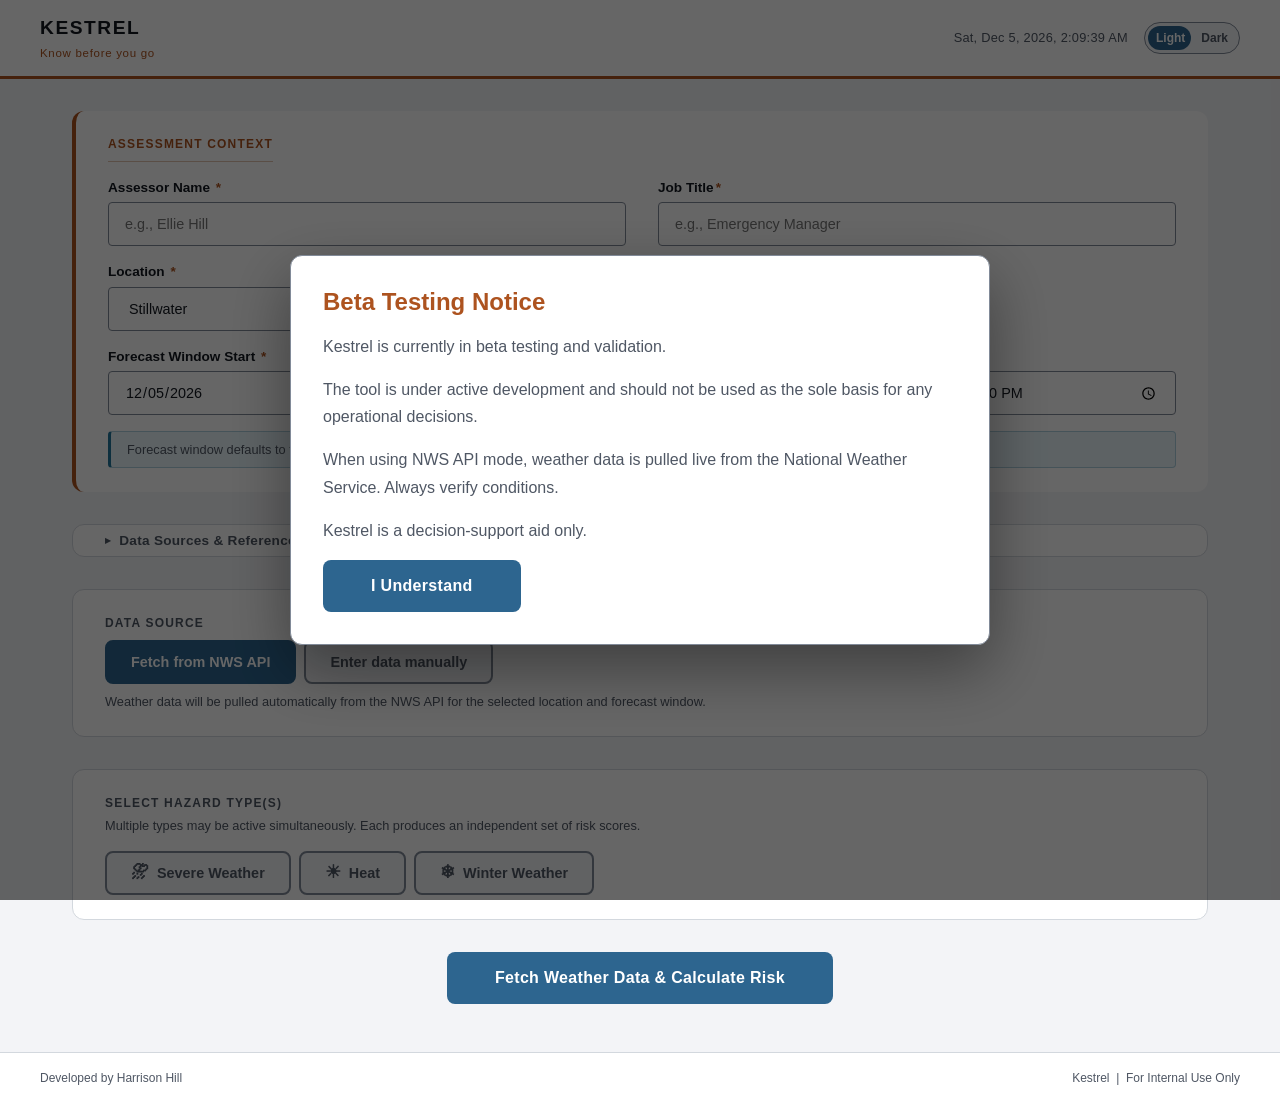
<file: index.html>
<!DOCTYPE html>
<html lang="en">
<head>
  <meta charset="UTF-8" />
  <meta name="viewport" content="width=device-width, initial-scale=1.0" />
  <meta name="description" content="Kestrel — Know before you go. A standardized weather risk scoring framework for operational decisions." />
  <title>Kestrel — Know before you go</title>
  <link rel="stylesheet" href="styles.css" />
</head>
<body>

  <a href="#results-panel" class="skip-link">Skip to results</a>

  <header class="site-header" role="banner">
    <div class="header-inner">
      <div class="header-title">
        <span class="header-app">KESTREL</span>
        <span class="header-tagline">Know before you go</span>
      </div>
      <div class="header-right">
        <div class="header-clock" id="live-clock" aria-live="off" aria-label="Current date and time"></div>
        <button type="button" id="theme-toggle" class="theme-toggle" role="switch" aria-checked="false" aria-label="Dark mode">
          <span class="theme-toggle-thumb" aria-hidden="true"></span>
          <span class="theme-toggle-option theme-toggle-option--light" aria-hidden="true">Light</span>
          <span class="theme-toggle-option theme-toggle-option--dark" aria-hidden="true">Dark</span>
        </button>
      </div>
    </div>
  </header>

  <main id="main-content">
    <div class="form-wrapper">

      <!-- ═══════════════════════════════════════════════
           ASSESSMENT CONTEXT
      ═══════════════════════════════════════════════ -->
      <section class="assessment-context" aria-label="Assessment context">
        <fieldset>
          <legend class="section-legend">Assessment Context</legend>
          <div class="context-grid">

            <div class="field-group">
              <label for="assessor-name" class="field-label">Assessor Name <span class="required" aria-label="required">*</span></label>
              <input type="text" id="assessor-name" name="assessor-name" placeholder="e.g., Ellie Hill" required aria-required="true" />
            </div>

            <div class="field-group">
              <label for="assessor-title" class="field-label">Job Title<span class="required" aria-label="required">*</span></label>
              <input type="text" id="assessor-title" name="assessor-title" placeholder="e.g., Emergency Manager" required aria-required="true" />
            </div>

            <div class="field-group">
              <label for="location" class="field-label">Location <span class="required" aria-label="required">*</span></label>
              <select id="location" name="location" required aria-required="true">
                <option value="stillwater" selected>Stillwater</option>
                <option value="lakecarlblackwell">Lake Carl Blackwell</option>
                <option value="tulsa">Tulsa</option>
                <option value="tahlequah">Tahlequah</option>
                <option value="okmulgee">Okmulgee</option>
                <option value="okc">Oklahoma City</option>
                <option value="custom">Custom coordinates…</option>
              </select>
            </div>

            <div class="field-group">
              <!-- spacer to keep grid aligned -->
            </div>

            <div class="field-group field-group--wide" id="custom-location-group" hidden>
              <span class="field-label" id="custom-location-label">Custom Coordinates <span class="required" aria-label="required">*</span></span>
              <div class="coord-split" role="group" aria-labelledby="custom-location-label">
                <input type="number" id="custom-lat" name="custom-lat" step="any" min="-90" max="90" placeholder="Latitude" aria-label="Custom location latitude" />
                <input type="number" id="custom-lon" name="custom-lon" step="any" min="-180" max="180" placeholder="Longitude" aria-label="Custom location longitude" />
              </div>
            </div>

            <div class="field-group">
              <span class="field-label" id="forecast-start-label">Forecast Window Start <span class="required" aria-label="required">*</span></span>
              <div class="datetime-split" role="group" aria-labelledby="forecast-start-label">
                <input type="date" id="forecast-start-date" name="forecast-start-date" required aria-required="true" aria-label="Forecast window start date" />
                <input type="time" id="forecast-start-time" name="forecast-start-time" required aria-required="true" aria-label="Forecast window start time" />
              </div>
            </div>

            <div class="field-group">
              <span class="field-label" id="forecast-end-label">Forecast Window End <span class="required" aria-label="required">*</span></span>
              <div class="datetime-split" role="group" aria-labelledby="forecast-end-label">
                <input type="date" id="forecast-end-date" name="forecast-end-date" required aria-required="true" aria-label="Forecast window end date" />
                <input type="time" id="forecast-end-time" name="forecast-end-time" required aria-required="true" aria-label="Forecast window end time" />
              </div>
            </div>

            <div class="field-group field-group--wide">
              <div class="forecast-window-hint" role="note">
                <span>Forecast window defaults to the next 12 hours from now. <strong>Update the forecast window if assessing a different time period.</strong></span>
              </div>
            </div>

          </div>
        </fieldset>
      </section>

      <!-- ═══════════════════════════════════════════════
           DATA SOURCES PANEL
      ═══════════════════════════════════════════════ -->
      <section class="data-sources-wrapper" aria-label="Data sources reference">
        <button class="data-sources-toggle" aria-expanded="false" aria-controls="data-sources-panel" id="data-sources-btn">
          <span class="toggle-icon" aria-hidden="true">▸</span>
          Data Sources &amp; Reference Links
        </button>
        <div id="data-sources-panel" class="data-sources-panel" hidden>
          <div class="data-sources-grid">
            <div class="source-group">
              <h3 class="source-group-title">National Weather Service</h3>
              <ul>
                <li><a href="https://www.weather.gov/oun/" target="_blank" rel="noopener noreferrer">NWS Norman Office (weather.gov/oun)</a></li>
                <li><a href="https://www.weather.gov/tsa/" target="_blank" rel="noopener noreferrer">NWS Tulsa Area Office (weather.gov/tsa)</a></li>
                <li><a href="https://api.weather.gov/" target="_blank" rel="noopener noreferrer">NWS API (api.weather.gov)</a></li>
              </ul>
            </div>
            <div class="source-group">
              <h3 class="source-group-title">Road Conditions</h3>
              <ul>
                <li><a href="https://www.arcgis.com/apps/dashboards/5f64b2fba27047a9a3e2fb1d8f5f8b67" target="_blank" rel="noopener noreferrer">Oklahoma Road Conditions (ODOT ArcGIS)</a></li>
              </ul>
            </div>
          </div>
        </div>
      </section>

      <!-- ═══════════════════════════════════════════════
           DATA INPUT MODE TOGGLE
      ═══════════════════════════════════════════════ -->
      <section class="input-mode-section" aria-label="Data input mode">
        <div class="input-mode-label" id="input-mode-label">Data Source</div>
        <div class="input-mode-tabs" role="group" aria-labelledby="input-mode-label">
          <button
            type="button"
            class="input-mode-tab input-mode-tab--active"
            id="mode-tab-api"
            data-input-mode="api"
            aria-pressed="true"
          >
            Fetch from NWS API
          </button>
          <button
            type="button"
            class="input-mode-tab"
            id="mode-tab-manual"
            data-input-mode="manual"
            aria-pressed="false"
          >
            Enter data manually
          </button>
        </div>
        <p class="input-mode-hint" id="input-mode-hint-api">Weather data will be pulled automatically from the NWS API for the selected location and forecast window.</p>
        <p class="input-mode-hint" id="input-mode-hint-manual" hidden>Enter forecast values manually. Use this if the NWS API is unavailable or you need to assess a specific scenario.</p>
      </section>

      <!-- ═══════════════════════════════════════════════
           HAZARD MODE SELECTOR
      ═══════════════════════════════════════════════ -->
      <section class="hazard-mode-section" aria-label="Hazard mode selection">
        <div class="hazard-mode-label" id="hazard-mode-label">Select Hazard Type(s)</div>
        <p class="hazard-mode-hint">Multiple types may be active simultaneously. Each produces an independent set of risk scores.</p>
        <div class="hazard-tabs" role="group" aria-labelledby="hazard-mode-label">
          <button type="button" class="hazard-tab" data-mode="severe" aria-pressed="false">
            <span class="tab-icon" aria-hidden="true">⛈</span>
            Severe Weather
          </button>
          <button type="button" class="hazard-tab" data-mode="heat" aria-pressed="false">
            <span class="tab-icon" aria-hidden="true">☀</span>
            Heat
          </button>
          <button type="button" class="hazard-tab" data-mode="winter" aria-pressed="false">
            <span class="tab-icon" aria-hidden="true">❄</span>
            Winter Weather
          </button>
        </div>
      </section>

      <!-- ═══════════════════════════════════════════════
           SEVERE WEATHER INPUTS (manual mode only)
      ═══════════════════════════════════════════════ -->
      <section id="inputs-severe" class="hazard-inputs hazard-inputs--severe" hidden aria-label="Severe weather inputs">
        <fieldset>
          <legend class="section-legend section-legend--severe">
            <span class="mode-badge" aria-hidden="true">⛈</span>
            Severe Weather — Forecast Inputs
          </legend>
          <div class="inputs-grid">

            <div class="field-group">
              <label for="sw-rain" class="field-label">Rain Accumulation</label>
              <select id="sw-rain" name="sw-rain">
                <option value="0">None</option>
                <option value="33">0.01 – 0.75"</option>
                <option value="67">0.75 – 1.5"</option>
                <option value="100">&gt;1.5"</option>
              </select>
            </div>

            <div class="field-group">
              <label for="sw-hail" class="field-label">Hail</label>
              <select id="sw-hail" name="sw-hail">
                <option value="0">None</option>
                <option value="50">Small — &lt;1" diameter</option>
                <option value="100">Large — ≥1" diameter</option>
              </select>
            </div>

            <div class="field-group">
              <label class="field-label" id="sw-lightning-label">Lightning Forecast</label>
              <div class="toggle-group" role="group" aria-labelledby="sw-lightning-label">
                <label class="toggle-option"><input type="radio" name="sw-lightning" value="0" checked /> No</label>
                <label class="toggle-option"><input type="radio" name="sw-lightning" value="100" /> Yes</label>
              </div>
            </div>

            <div class="field-group">
              <label for="sw-wind-sustained" class="field-label">Sustained Wind Speed</label>
              <select id="sw-wind-sustained" name="sw-wind-sustained">
                <option value="0">&lt;20 mph</option>
                <option value="25">20 – 30 mph</option>
                <option value="50">30 – 40 mph</option>
                <option value="75">40 – 50 mph</option>
                <option value="100">&gt;50 mph</option>
              </select>
            </div>

            <div class="field-group">
              <label for="sw-wind-gust" class="field-label">Maximum Wind Gust</label>
              <select id="sw-wind-gust" name="sw-wind-gust">
                <option value="0">&lt;30 mph</option>
                <option value="25">30 – 40 mph</option>
                <option value="50">40 – 50 mph</option>
                <option value="75">50 – 60 mph</option>
                <option value="100">&gt;60 mph</option>
              </select>
            </div>

            <div class="field-group">
              <label class="field-label" id="sw-flood-label">Flash Flood Possible</label>
              <div class="toggle-group" role="group" aria-labelledby="sw-flood-label">
                <label class="toggle-option"><input type="radio" name="sw-flood" value="0" checked /> No</label>
                <label class="toggle-option"><input type="radio" name="sw-flood" value="100" /> Yes</label>
              </div>
            </div>

            <div class="field-group">
              <label class="field-label" id="sw-tornado-label">Tornado Possible</label>
              <div class="toggle-group" role="group" aria-labelledby="sw-tornado-label">
                <label class="toggle-option"><input type="radio" name="sw-tornado" value="0" checked /> No</label>
                <label class="toggle-option"><input type="radio" name="sw-tornado" value="100" /> Yes</label>
              </div>
            </div>

          </div>
        </fieldset>
      </section>

      <!-- ═══════════════════════════════════════════════
           HEAT INPUTS (manual mode only)
      ═══════════════════════════════════════════════ -->
      <section id="inputs-heat" class="hazard-inputs hazard-inputs--heat" hidden aria-label="Heat inputs">
        <fieldset>
          <legend class="section-legend section-legend--heat">
            <span class="mode-badge" aria-hidden="true">☀</span>
            Heat — Forecast Inputs
          </legend>

          <div class="heat-source-toggle field-group field-group--wide">
            <label class="field-label" id="heat-source-label">Primary Heat Stress Measure</label>
            <div class="toggle-group" role="group" aria-labelledby="heat-source-label">
              <label class="toggle-option"><input type="radio" name="heat-source" value="wbgt" id="heat-source-wbgt" checked /> Use WBGT</label>
              <label class="toggle-option"><input type="radio" name="heat-source" value="hi"   id="heat-source-hi" /> Use Heat Index</label>
            </div>
            <span class="field-hint">WBGT is preferred when available.</span>
          </div>

          <div class="inputs-grid">
            <div class="field-group" id="wbgt-field-group">
              <label for="heat-wbgt" class="field-label">Wet Bulb Globe Temp (WBGT)</label>
              <select id="heat-wbgt" name="heat-wbgt">
                <option value="0">&lt;82.0°F</option>
                <option value="33">82.0 – 86.9°F</option>
                <option value="67">87.0 – 89.9°F</option>
                <option value="100">≥90.0°F</option>
              </select>
            </div>

            <div class="field-group" id="hi-field-group">
              <label for="heat-hi" class="field-label">Heat Index</label>
              <select id="heat-hi" name="heat-hi" disabled aria-disabled="true">
                <option value="0">&lt;90°F</option>
                <option value="33">90 – 100°F</option>
                <option value="67">100 – 108°F</option>
                <option value="100">&gt;108°F</option>
              </select>
            </div>

            <div class="field-group">
              <label for="heat-wind" class="field-label">Sustained Wind Speed</label>
              <select id="heat-wind" name="heat-wind">
                <option value="0">&lt;20 mph</option>
                <option value="25">20 – 30 mph</option>
                <option value="50">30 – 40 mph</option>
                <option value="75">&gt;40 mph</option>
              </select>
            </div>
          </div>
        </fieldset>
      </section>

      <!-- ═══════════════════════════════════════════════
           WINTER WEATHER INPUTS (manual mode only)
      ═══════════════════════════════════════════════ -->
      <section id="inputs-winter" class="hazard-inputs hazard-inputs--winter" hidden aria-label="Winter weather inputs">
        <fieldset>
          <legend class="section-legend section-legend--winter">
            <span class="mode-badge" aria-hidden="true">❄</span>
            Winter Weather — Forecast Inputs
          </legend>
          <div class="inputs-grid">

            <div class="field-group">
              <label for="ww-ice" class="field-label">Ice Accumulation</label>
              <select id="ww-ice" name="ww-ice">
                <option value="0">None</option>
                <option value="33">Trace – 0.10"</option>
                <option value="67">0.10 – 0.25"</option>
                <option value="100">&gt;0.25"</option>
              </select>
            </div>

            <div class="field-group">
              <label for="ww-snow" class="field-label">Snow Accumulation</label>
              <select id="ww-snow" name="ww-snow">
                <option value="0">None</option>
                <option value="33">1 – 3"</option>
                <option value="67">3 – 6"</option>
                <option value="100">&gt;6"</option>
              </select>
            </div>

            <div class="field-group">
              <label for="ww-windchill" class="field-label">Wind Chill</label>
              <select id="ww-windchill" name="ww-windchill">
                <option value="0">&gt;32°F</option>
                <option value="25">20 – 32°F</option>
                <option value="50">10 – 20°F</option>
                <option value="75">0 – 10°F</option>
                <option value="100">&lt;0°F</option>
              </select>
            </div>

            <div class="field-group">
              <label for="ww-gust" class="field-label">Maximum Wind Gust</label>
              <select id="ww-gust" name="ww-gust">
                <option value="0">&lt;30 mph</option>
                <option value="25">30 – 40 mph</option>
                <option value="50">40 – 50 mph</option>
                <option value="75">50 – 60 mph</option>
                <option value="100">&gt;60 mph</option>
              </select>
            </div>

            <div class="field-group">
              <label class="field-label" id="ww-freezethaw-label">Freeze-Thaw Cycle</label>
              <div class="toggle-group" role="group" aria-labelledby="ww-freezethaw-label">
                <label class="toggle-option"><input type="radio" name="ww-freezethaw" value="0" checked /> No</label>
                <label class="toggle-option"><input type="radio" name="ww-freezethaw" value="100" /> Yes</label>
              </div>
            </div>

          </div>
        </fieldset>
      </section>

      <!-- ═══════════════════════════════════════════════
           CALCULATE BUTTON
      ═══════════════════════════════════════════════ -->
      <div class="calculate-wrapper">
        <div id="calc-error" class="calc-error" role="alert" aria-live="assertive" hidden></div>
        <button type="button" id="calculate-btn" class="calculate-btn">
          Fetch Weather Data &amp; Calculate Risk
        </button>
      </div>

    </div><!-- /.form-wrapper -->

    <!-- ═══════════════════════════════════════════════
         RESULTS PANEL
    ═══════════════════════════════════════════════ -->
    <section
      id="results-panel"
      class="results-panel"
      aria-label="Risk assessment results"
      aria-live="polite"
      tabindex="-1"
      hidden
    >
      <div id="results-content"></div>

      <p class="disclaimer">
        <strong>Decision Support Only.</strong> This tool provides structured risk scores to inform human judgment. Scores do not constitute an emergency directive, or operational order. Forecasts are subject to change. Reassess as conditions evolve.
      </p>

      <div class="results-actions">
        <button type="button" id="export-btn" class="btn-secondary">Export Assessment as PDF</button>
        <button type="button" id="reset-btn" class="btn-ghost">Start New Assessment</button>
      </div>
    </section>

  </main>

  <footer class="site-footer" role="contentinfo">
    <div class="footer-inner">
      <span>Developed by Harrison Hill</span>
      <span class="footer-version">Kestrel &nbsp;|&nbsp; For Internal Use Only</span>
    </div>
  </footer>

  <div id="beta-modal" class="beta-modal" role="dialog" aria-modal="true" aria-labelledby="beta-modal-title" hidden>
    <div class="beta-modal__content">
      <h2 id="beta-modal-title">Beta Testing Notice</h2>
      <p>Kestrel is currently in beta testing and validation.</p>
      <p>The tool is under active development and should not be used as the sole basis for any operational decisions.</p>
      <p>When using NWS API mode, weather data is pulled live from the National Weather Service. Always verify conditions. </p>
      <p>Kestrel is a decision-support aid only.</p>
      <button type="button" id="beta-modal-close" class="calculate-btn">I Understand</button>
    </div>
  </div>

  <script src="script.js"></script>
</body>
</html>
</file>
<file: styles.css>
/* ═══════════════════════════════════════════════════════════
   Kestrel — styles.css
   ═══════════════════════════════════════════════════════════ */

/* ─── DESIGN TOKENS ──────────────────────────────────────── */
:root {
  --k-bg: #F3F4F7;
  --k-surface: #FFFFFF;
  --k-border: #D3D8DE;
  --k-border-strong: #818A98;
  --k-text: #131820;
  --k-text-secondary: #4F5764;
  --k-primary: #2D658F;
  --k-primary-text: #FFFFFF;
  --k-primary-link: #224F72;
  --k-accent: #AD531F;
  --k-accent-text: #FFFFFF;
  --k-success-bg: #EEF7F1;
  --k-success-text: #235234;
  --k-warning-bg: #FBF4E4;
  --k-warning-text: #8B610E;
  --k-danger-bg: #FAF0EF;
  --k-danger-text: #7A261F;
  --k-info-bg: #E9F6FB;
  --k-info-text: #21759C;

  color-scheme: light;

  /* Spacing */
  --space-xs:  4px;
  --space-sm:  8px;
  --space-md:  16px;
  --space-lg:  24px;
  --space-xl:  32px;
  --space-2xl: 48px;

  /* Radii */
  --radius-sm: 4px;
  --radius-md: 8px;
  --radius-lg: 12px;

  /* Type */
  --font-ui:   -apple-system, BlinkMacSystemFont, "Segoe UI", Roboto, Helvetica, Arial, sans-serif;
  --font-mono: "SF Mono", "Fira Code", Consolas, monospace;
}

[data-theme="dark"] {
  --k-bg: #0D1117;
  --k-surface: #1D232B;
  --k-border: #3B434E;
  --k-border-strong: #89929F;
  --k-text: #F3F4F7;
  --k-text-secondary: #B5BBC5;
  --k-primary: #639AC5;
  --k-primary-text: #0D1117;
  --k-primary-link: #8EB7D7;
  --k-accent: #D57F4D;
  --k-accent-text: #0D1117;
  --k-success-bg: #131820;
  --k-success-text: #48A86B;
  --k-warning-bg: #131820;
  --k-warning-text: #C98F1D;
  --k-danger-bg: #131820;
  --k-danger-text: #D2574B;
  --k-info-bg: #131820;
  --k-info-text: #2E8CB8;

  color-scheme: dark;
}

/* ─── RESET ──────────────────────────────────────────────── */
*, *::before, *::after { box-sizing: border-box; margin: 0; padding: 0; }
html { font-size: 16px; scroll-behavior: smooth; }
body {
  font-family: var(--font-ui);
  background: var(--k-bg);
  color: var(--k-text);
  line-height: 1.5;
  min-height: 100vh;
  display: flex;
  flex-direction: column;
  transition: background-color 0.15s ease, color 0.15s ease;
}
img, svg { display: block; max-width: 100%; }
button { cursor: pointer; font-family: inherit; }
a { color: var(--k-primary-link); text-decoration: underline; }
a:hover { opacity: 0.8; }
ul { list-style: none; }
fieldset { border: none; }
legend { display: contents; }

/* ─── SKIP LINK ───────────────────────────────────────────── */
.skip-link {
  position: absolute;
  left: -9999px;
  top: var(--space-md);
  z-index: 9999;
  background: var(--k-primary);
  color: var(--k-primary-text);
  padding: var(--space-sm) var(--space-md);
  border-radius: var(--radius-sm);
  font-weight: 600;
  text-decoration: none;
}
.skip-link:focus { left: var(--space-md); }

/* ─── FOCUS STYLES ────────────────────────────────────────── */
:focus-visible {
  outline: 3px solid var(--k-border-strong);
  outline-offset: 2px;
}
:focus:not(:focus-visible) { outline: none; }

/* ─── BETA MODAL ──────────────────────────────────────────── */
.beta-modal {
  position: fixed;
  inset: 0;
  z-index: 9999;
  display: none;
  align-items: center;
  justify-content: center;
  background: rgba(0, 0, 0, 0.6);
  padding: 1.5rem;
}
.beta-modal[hidden]       { display: none; }
.beta-modal:not([hidden]) { display: flex; }

.beta-modal__content {
  width: min(700px, 100%);
  max-height: 90vh;
  overflow-y: auto;
  background: var(--k-surface);
  border: 1px solid var(--k-border-strong);
  border-radius: 12px;
  padding: 2rem;
  box-shadow: 0 24px 64px rgba(0, 0, 0, 0.4);
}
.beta-modal__content h2 {
  margin: 0 0 1rem;
  color: var(--k-accent);
  font-size: 1.5rem;
  line-height: 1.2;
}
.beta-modal__content p {
  margin: 0 0 1rem;
  line-height: 1.7;
  font-size: 1rem;
  color: var(--k-text-secondary);
}
body.modal-open { overflow: hidden; }

/* ─── SITE HEADER ─────────────────────────────────────────── */
.site-header {
  position: sticky;
  top: 0;
  z-index: 100;
  background: var(--k-surface);
  border-bottom: 3px solid var(--k-accent);
  padding: 14px var(--space-xl);
}
.header-inner {
  max-width: 1200px;
  margin: 0 auto;
  display: flex;
  align-items: center;
  justify-content: space-between;
  gap: var(--space-md);
}
.header-title { display: flex; flex-direction: column; gap: 2px; }
.header-app {
  font-size: 1.2rem;
  font-weight: 800;
  color: var(--k-text);
  letter-spacing: 0.08em;
}
.header-tagline {
  font-size: 0.72rem;
  font-weight: 500;
  letter-spacing: 0.06em;
  color: var(--k-accent);
}
.header-right {
  display: flex;
  align-items: center;
  gap: var(--space-md);
}
.header-clock {
  font-size: 0.8rem;
  color: var(--k-text-secondary);
  font-variant-numeric: tabular-nums;
  letter-spacing: 0.02em;
  white-space: nowrap;
}
.theme-toggle {
  position: relative;
  display: inline-flex;
  align-items: center;
  flex-shrink: 0;
  height: 32px;
  padding: 3px;
  border-radius: 999px;
  border: 1.5px solid var(--k-border-strong);
  background: var(--k-bg);
  transition: border-color 0.15s ease;
}
.theme-toggle:hover { border-color: var(--k-primary); }
.theme-toggle-thumb {
  position: absolute;
  top: 3px;
  bottom: 3px;
  left: 3px;
  width: calc(50% - 4px);
  border-radius: 999px;
  background: var(--k-primary);
  transition: left 0.2s ease;
  z-index: 0;
}
.theme-toggle[aria-checked="true"] .theme-toggle-thumb { left: calc(50% + 1px); }
.theme-toggle-option {
  position: relative;
  z-index: 1;
  display: flex;
  align-items: center;
  justify-content: center;
  gap: 4px;
  flex: 1;
  padding: 0 var(--space-sm);
  font-size: 0.75rem;
  font-weight: 700;
  white-space: nowrap;
  color: var(--k-text-secondary);
  transition: color 0.2s ease;
}
.theme-toggle[aria-checked="false"] .theme-toggle-option--light,
.theme-toggle[aria-checked="true"]  .theme-toggle-option--dark {
  color: var(--k-primary-text);
}
@media (max-width: 767px) {
  .header-clock { display: none; }
  .site-header { padding: var(--space-sm) var(--space-md); }
}

/* ─── DATA SOURCES PANEL ──────────────────────────────────── */
.data-sources-wrapper {
  background: var(--k-surface);
  border: 1px solid var(--k-border);
  border-radius: var(--radius-lg);
  overflow: hidden;
}
.data-sources-toggle {
  width: 100%;
  display: flex;
  align-items: center;
  gap: var(--space-sm);
  padding: var(--space-sm) var(--space-xl);
  background: none;
  border: none;
  font-size: 0.85rem;
  font-weight: 600;
  color: var(--k-text-secondary);
  text-align: left;
  letter-spacing: 0.02em;
}
.data-sources-toggle:hover { color: var(--k-text); background: var(--k-bg); }
.toggle-icon {
  display: inline-block;
  transition: transform 0.2s ease;
  font-style: normal;
  font-size: 0.7rem;
}
.data-sources-toggle[aria-expanded="true"] .toggle-icon { transform: rotate(90deg); }
.data-sources-panel {
  padding: var(--space-md) var(--space-xl) var(--space-lg);
  border-top: 1px solid var(--k-border);
}
.data-sources-grid {
  max-width: 1200px;
  margin: 0 auto;
  display: grid;
  grid-template-columns: repeat(auto-fit, minmax(220px, 1fr));
  gap: var(--space-lg);
}
.source-group-title {
  font-size: 0.75rem;
  font-weight: 700;
  letter-spacing: 0.08em;
  text-transform: uppercase;
  color: var(--k-text-secondary);
  margin-bottom: var(--space-sm);
}
.source-group li { margin-bottom: var(--space-xs); }
.source-group a { font-size: 0.875rem; }

/* ─── MAIN LAYOUT ─────────────────────────────────────────── */
main { flex: 1; }
.form-wrapper {
  max-width: 1200px;
  margin: 0 auto;
  padding: var(--space-xl) var(--space-xl) var(--space-2xl);
  display: flex;
  flex-direction: column;
  gap: var(--space-xl);
}
@media (max-width: 767px) {
  .form-wrapper { padding: var(--space-md) var(--space-md) var(--space-2xl); gap: var(--space-lg); }
}

/* ─── SECTION LEGENDS ─────────────────────────────────────── */
.section-legend {
  display: block;
  font-size: 0.75rem;
  font-weight: 700;
  letter-spacing: 0.1em;
  text-transform: uppercase;
  color: var(--k-text-secondary);
  margin-bottom: var(--space-md);
  padding-bottom: var(--space-sm);
  border-bottom: 1px solid var(--k-border);
}
.legend-note {
  display: block;
  font-size: 0.7rem;
  font-weight: 400;
  letter-spacing: 0.02em;
  text-transform: none;
  color: var(--k-text-secondary);
  margin-top: 2px;
}
.section-legend--severe { color: var(--k-primary);    border-bottom-color: var(--k-primary); }
.section-legend--heat   { color: var(--k-accent);     border-bottom-color: var(--k-accent); }
.section-legend--winter { color: var(--k-info-text);  border-bottom-color: var(--k-info-text); }

/* ─── ASSESSMENT CONTEXT ──────────────────────────────────── */
.assessment-context {
  background: var(--k-surface);
  border-radius: var(--radius-lg);
  padding: var(--space-lg) var(--space-xl);
  border-left: 4px solid var(--k-accent);
}
.assessment-context .section-legend {
  color: var(--k-accent);
  border-bottom-color: color-mix(in srgb, var(--k-accent) 35%, transparent);
}
.context-grid {
  display: grid;
  grid-template-columns: repeat(2, minmax(0, 1fr));
  gap: var(--space-md) var(--space-xl);
}
.field-group--wide { grid-column: 1 / -1; }

@media (max-width: 600px) {
  .context-grid { grid-template-columns: minmax(0, 1fr); }
  .field-group--wide { grid-column: 1; }
  .assessment-context { padding: var(--space-md); }
}

/* ─── HAZARD MODE SELECTOR ────────────────────────────────── */
.hazard-mode-section {
  background: var(--k-surface);
  border-radius: var(--radius-lg);
  padding: var(--space-lg) var(--space-xl);
  border: 1px solid var(--k-border);
}
.hazard-mode-label {
  font-size: 0.75rem;
  font-weight: 700;
  letter-spacing: 0.1em;
  text-transform: uppercase;
  color: var(--k-text-secondary);
  margin-bottom: var(--space-xs);
}
.hazard-mode-hint {
  font-size: 0.8rem;
  color: var(--k-text-secondary);
  margin-bottom: var(--space-md);
}
.hazard-tabs {
  display: flex;
  gap: var(--space-sm);
  flex-wrap: wrap;
}
.hazard-tab {
  display: flex;
  align-items: center;
  gap: var(--space-sm);
  padding: var(--space-sm) var(--space-lg);
  border-radius: var(--radius-md);
  border: 2px solid var(--k-border-strong);
  background: var(--k-bg);
  font-size: 0.9rem;
  font-weight: 600;
  color: var(--k-text-secondary);
  transition: all 0.15s ease;
  min-height: 44px;
}
.hazard-tab:hover { border-color: var(--k-primary); color: var(--k-text); }
/* All three modes use the same primary color when active */
.hazard-tab[aria-pressed="true"],
.hazard-tab[data-mode="severe"][aria-pressed="true"],
.hazard-tab[data-mode="heat"][aria-pressed="true"],
.hazard-tab[data-mode="winter"][aria-pressed="true"] {
  background: var(--k-primary);
  border-color: var(--k-primary);
  color: var(--k-primary-text);
}
.tab-icon { font-size: 1.1rem; }
@media (max-width: 480px) {
  .hazard-tab { flex: 1; justify-content: center; }
  .hazard-mode-section { padding: var(--space-md); }
}

/* ─── HAZARD INPUT SECTIONS ───────────────────────────────── */
.hazard-inputs {
  background: var(--k-surface);
  border-radius: var(--radius-lg);
  padding: var(--space-lg) var(--space-xl);
  border: 1px solid var(--k-border);
  animation: slide-in 0.2s ease;
}
.hazard-inputs--severe { border-top: 3px solid var(--k-primary); }
.hazard-inputs--heat   { border-top: 3px solid var(--k-accent); }
.hazard-inputs--winter { border-top: 3px solid var(--k-info-text); }

@keyframes slide-in {
  from { opacity: 0; transform: translateY(-6px); }
  to   { opacity: 1; transform: translateY(0); }
}

.mode-badge { display: inline-block; margin-right: var(--space-xs); }
.inputs-grid {
  display: grid;
  grid-template-columns: repeat(2, minmax(0, 1fr));
  gap: var(--space-md) var(--space-xl);
}
@media (max-width: 600px) {
  .inputs-grid { grid-template-columns: minmax(0, 1fr); }
  .hazard-inputs { padding: var(--space-md); }
}
.heat-source-toggle { margin-bottom: var(--space-md); }

/* ─── FORM FIELD COMPONENTS ───────────────────────────────── */
/* An author-stylesheet `display` always beats the UA [hidden]{display:none}
   default regardless of specificity, so field-group's own display:flex
   would otherwise defeat the `hidden` attribute toggled from JS. */
.field-group { display: flex; flex-direction: column; gap: var(--space-xs); }
.field-group[hidden] { display: none; }
.field-label {
  font-size: 0.85rem;
  font-weight: 600;
  color: var(--k-text);
}
.required { color: var(--k-accent); margin-left: 2px; }
.optional  { font-weight: 400; font-size: 0.8em; color: var(--k-text-secondary); }
.field-hint { font-size: 0.775rem; color: var(--k-text-secondary); line-height: 1.4; }

select,
input[type="text"],
input[type="number"],
input[type="date"],
input[type="time"],
input[type="datetime-local"] {
  width: 100%;
  padding: var(--space-sm) var(--space-md);
  border: 1.5px solid var(--k-border-strong);
  border-radius: var(--radius-sm);
  font-family: var(--font-ui);
  font-size: 0.9rem;
  color: var(--k-text);
  background: var(--k-surface);
  transition: border-color 0.15s ease;
  min-height: 44px;
  appearance: auto;
}

/* iOS Safari's native (-webkit-appearance:auto) chrome for these controls
   can paint past the element's own box regardless of width/max-width/
   overflow — turning off native appearance stops it from substituting that
   oversized chrome; tapping still opens the native date/time picker. */
input[type="date"],
input[type="time"],
input[type="datetime-local"] {
  min-width: 0;
  max-width: 100%;
  overflow: hidden;
  -webkit-appearance: none;
  appearance: none;
}
@media (max-width: 480px) {
  input[type="date"],
  input[type="time"],
  input[type="datetime-local"] {
    padding-left: var(--space-sm);
    padding-right: var(--space-sm);
    font-size: 0.8rem;
  }
}

/* Date + time as two independent inputs. Side by side on wider screens;
   each still needs to stay above iOS's non-negotiable minimum control
   width, which a 50/50 split on a narrow phone screen doesn't leave room
   for — so on mobile they stack full-width instead of sharing a row. */
.datetime-split {
  display: flex;
  gap: var(--space-sm);
}
.datetime-split input[type="date"]  { flex: 1.2; min-width: 0; }
.datetime-split input[type="time"]  { flex: 1;   min-width: 0; }

@media (max-width: 600px) {
  .datetime-split { flex-direction: column; }
  .datetime-split input[type="date"],
  .datetime-split input[type="time"] { flex: none; width: 100%; }
}

/* Latitude + longitude as two independent inputs, same split pattern as datetime-split. */
.coord-split {
  display: flex;
  gap: var(--space-sm);
}
.coord-split input[type="number"] { flex: 1; min-width: 0; }

@media (max-width: 600px) {
  .coord-split { flex-direction: column; }
  .coord-split input[type="number"] { flex: none; width: 100%; }
}

select option { background: var(--k-surface); color: var(--k-text); }
select:focus,
input:focus {
  border-color: var(--k-primary);
  outline: none;
  box-shadow: 0 0 0 3px color-mix(in srgb, var(--k-primary) 25%, transparent);
}
select:disabled,
input:disabled { opacity: 0.5; cursor: not-allowed; }

/* Toggle groups (yes/no radios) */
.toggle-group {
  display: flex;
  gap: var(--space-xs);
}
.toggle-option {
  display: flex;
  align-items: center;
  gap: var(--space-xs);
  font-size: 0.875rem;
  padding: var(--space-xs) var(--space-md);
  border-radius: var(--radius-sm);
  border: 1.5px solid var(--k-border-strong);
  cursor: pointer;
  background: var(--k-bg);
  color: var(--k-text-secondary);
  transition: all 0.15s ease;
  min-height: 44px;
  min-width: 60px;
  justify-content: center;
  font-weight: 500;
}
.toggle-option:has(input:checked) {
  background: var(--k-primary);
  border-color: var(--k-primary);
  color: var(--k-primary-text);
}
.toggle-option input[type="radio"] {
  position: absolute;
  opacity: 0;
  width: 0;
  height: 0;
}

/* ─── INPUT MODE TOGGLE ───────────────────────────────────── */
.input-mode-section {
  background: var(--k-surface);
  border-radius: var(--radius-lg);
  padding: var(--space-lg) var(--space-xl);
  border: 1px solid var(--k-border);
}
.input-mode-label {
  font-size: 0.75rem;
  font-weight: 700;
  letter-spacing: 0.1em;
  text-transform: uppercase;
  color: var(--k-text-secondary);
  margin-bottom: var(--space-sm);
}
.input-mode-tabs {
  display: flex;
  gap: var(--space-sm);
  margin-bottom: var(--space-sm);
  flex-wrap: wrap;
}
.input-mode-tab {
  display: flex;
  align-items: center;
  gap: var(--space-sm);
  padding: var(--space-sm) var(--space-lg);
  border-radius: var(--radius-md);
  border: 2px solid var(--k-border-strong);
  background: var(--k-bg);
  font-size: 0.9rem;
  font-weight: 600;
  color: var(--k-text-secondary);
  transition: all 0.15s ease;
  min-height: 44px;
}
.input-mode-tab:hover { border-color: var(--k-primary); color: var(--k-text); }
.input-mode-tab--active {
  background: var(--k-primary);
  border-color: var(--k-primary);
  color: var(--k-primary-text);
}
.input-mode-hint {
  font-size: 0.8rem;
  color: var(--k-text-secondary);
  margin: 0;
  line-height: 1.5;
}
@media (max-width: 480px) {
  .input-mode-tab { flex: 1; justify-content: center; }
  .input-mode-section { padding: var(--space-md); }
}

/* ─── FORECAST WINDOW HINT ────────────────────────────────── */
.forecast-window-hint {
  display: flex;
  align-items: flex-start;
  gap: var(--space-sm);
  background: var(--k-info-bg);
  border: 1px solid color-mix(in srgb, var(--k-info-text) 30%, transparent);
  border-left: 3px solid var(--k-info-text);
  border-radius: var(--radius-sm);
  padding: var(--space-sm) var(--space-md);
  font-size: 0.8rem;
  color: var(--k-text-secondary);
  line-height: 1.5;
}
.forecast-window-hint strong { color: var(--k-text); }

/* ─── CALCULATE BUTTON ────────────────────────────────────── */
.calculate-wrapper {
  display: flex;
  flex-direction: column;
  align-items: center;
  gap: var(--space-md);
}
.calc-error {
  background: var(--k-danger-bg);
  border: 1px solid var(--k-danger-text);
  border-left: 4px solid var(--k-danger-text);
  color: var(--k-danger-text);
  padding: var(--space-sm) var(--space-md);
  border-radius: var(--radius-sm);
  font-size: 0.875rem;
  font-weight: 500;
  width: 100%;
  max-width: 640px;
}
.calculate-btn {
  background: var(--k-primary);
  color: var(--k-primary-text);
  border: none;
  border-radius: var(--radius-md);
  padding: var(--space-md) var(--space-2xl);
  font-size: 1rem;
  font-weight: 700;
  letter-spacing: 0.02em;
  min-height: 52px;
  transition: background 0.15s ease, transform 0.1s ease;
}
.calculate-btn:hover  { background: color-mix(in srgb, var(--k-primary) 85%, black); }
.calculate-btn:active { transform: scale(0.99); }
.calculate-btn:disabled { opacity: 0.65; cursor: not-allowed; transform: none; }
@media (max-width: 600px) {
  .calculate-btn { width: 100%; }
}

/* ─── RESULTS PANEL ───────────────────────────────────────── */
.results-panel {
  max-width: 1200px;
  margin: 0 auto var(--space-2xl);
  padding: 0 var(--space-xl);
}
@media (max-width: 767px) {
  .results-panel { padding: 0 var(--space-md); }
}

/* Results header */
.results-header {
  background: var(--k-surface);
  color: var(--k-text);
  border-radius: var(--radius-lg) var(--radius-lg) 0 0;
  padding: var(--space-lg) var(--space-xl);
  border-bottom: 3px solid var(--k-accent);
}
.results-header-top {
  display: flex;
  align-items: flex-start;
  justify-content: space-between;
  gap: var(--space-md);
  flex-wrap: wrap;
}
.results-title {
  font-size: 1.1rem;
  font-weight: 700;
  color: var(--k-text);
  margin-bottom: var(--space-xs);
}
.results-meta {
  font-size: 0.8rem;
  color: var(--k-text-secondary);
  line-height: 1.6;
}

/* Data source badge */
.data-source-badge {
  display: inline-flex;
  align-items: center;
  gap: 4px;
  padding: 4px var(--space-sm);
  border-radius: 20px;
  font-size: 0.75rem;
  font-weight: 700;
  letter-spacing: 0.04em;
  white-space: nowrap;
}
.data-source-badge--api    { background: var(--k-info-bg);    color: var(--k-info-text); }
.data-source-badge--manual { background: var(--k-warning-bg); color: var(--k-warning-text); }

/* Low confidence warning */
.confidence-warning {
  display: flex;
  align-items: flex-start;
  gap: var(--space-sm);
  background: var(--k-warning-bg);
  border: 1px solid color-mix(in srgb, var(--k-warning-text) 35%, transparent);
  border-left: 4px solid var(--k-warning-text);
  border-radius: var(--radius-sm);
  padding: var(--space-sm) var(--space-md);
  margin-top: var(--space-md);
  font-size: 0.85rem;
  color: var(--k-text-secondary);
}
.confidence-warning strong { font-weight: 700; color: var(--k-warning-text); }

/* Mode result blocks */
.mode-results-block {
  background: var(--k-surface);
  border: 1px solid var(--k-border);
  border-top: none;
}
.mode-results-block:last-of-type { border-radius: 0 0 var(--radius-lg) var(--radius-lg); }
.mode-results-label {
  display: flex;
  align-items: center;
  gap: var(--space-sm);
  padding: var(--space-md) var(--space-xl);
  font-size: 0.78rem;
  font-weight: 700;
  letter-spacing: 0.1em;
  text-transform: uppercase;
  border-bottom: 1px solid var(--k-border);
}
.mode-results-label--severe { color: var(--k-primary);   background: color-mix(in srgb, var(--k-primary) 12%, var(--k-surface)); }
.mode-results-label--heat   { color: var(--k-accent);    background: color-mix(in srgb, var(--k-accent) 12%, var(--k-surface)); }
.mode-results-label--winter { color: var(--k-info-text); background: var(--k-info-bg); }

/* Score card grid */
.score-cards {
  display: grid;
  grid-template-columns: repeat(3, 1fr);
  gap: 0;
}
.score-card {
  padding: var(--space-lg) var(--space-xl);
  border-right: 1px solid var(--k-border);
  position: relative;
}
.score-card:last-child { border-right: none; }

.score-card-category {
  font-size: 0.72rem;
  font-weight: 700;
  letter-spacing: 0.1em;
  text-transform: uppercase;
  color: var(--k-text-secondary);
  margin-bottom: var(--space-sm);
}
.score-card-main {
  display: flex;
  align-items: center;
  gap: var(--space-sm);
  margin-bottom: var(--space-sm);
}
.stoplight-dot {
  width: 14px;
  height: 14px;
  border-radius: 50%;
  flex-shrink: 0;
}
.stoplight-dot--green  { background: var(--k-success-text); }
.stoplight-dot--yellow { background: var(--k-warning-text); }
.stoplight-dot--amber  { background: var(--k-accent); }
.stoplight-dot--red    { background: var(--k-danger-text); }

.score-status { font-size: 0.85rem; font-weight: 700; }
.score-status--green  { color: var(--k-success-text); }
.score-status--yellow { color: var(--k-warning-text); }
.score-status--amber  { color: var(--k-accent); }
.score-status--red    { color: var(--k-danger-text); }

.score-number {
  font-size: 2rem;
  font-weight: 800;
  line-height: 1;
  margin-bottom: 4px;
  font-variant-numeric: tabular-nums;
}
.score-number--green  { color: var(--k-success-text); }
.score-number--yellow { color: var(--k-warning-text); }
.score-number--amber  { color: var(--k-accent); }
.score-number--red    { color: var(--k-danger-text); }

.score-out-of {
  font-size: 0.72rem;
  color: var(--k-text-secondary);
  margin-bottom: var(--space-sm);
}
.score-recommendation {
  font-size: 0.8rem;
  color: var(--k-text-secondary);
  line-height: 1.45;
  border-top: 1px solid var(--k-border);
  padding-top: var(--space-sm);
  margin-top: var(--space-xs);
}
.score-subdued-label {
  font-size: 0.75rem;
  font-style: italic;
  color: var(--k-text-secondary);
  margin-top: var(--space-xs);
}
.sr-only {
  position: absolute;
  width: 1px; height: 1px; padding: 0; margin: -1px;
  overflow: hidden; clip: rect(0,0,0,0); white-space: nowrap; border: 0;
}
@media (max-width: 767px) {
  .score-cards { grid-template-columns: 1fr; }
  .score-card { border-right: none; border-bottom: 1px solid var(--k-border); }
  .score-card:last-child { border-bottom: none; }
  .mode-results-label { padding: var(--space-sm) var(--space-md); }
  .score-card { padding: var(--space-md); }
}

/* ─── CONDITION SUMMARY ───────────────────────────────────── */
.condition-summary-wrapper {
  background: var(--k-surface);
  border: 1px solid var(--k-border);
  border-top: none;
  border-radius: 0 0 var(--radius-lg) var(--radius-lg);
  overflow: hidden;
  margin-top: var(--space-md);
}
.condition-summary-toggle {
  width: 100%;
  display: flex;
  align-items: center;
  justify-content: space-between;
  padding: var(--space-md) var(--space-xl);
  background: none;
  border: none;
  border-bottom: 1px solid var(--k-border);
  font-size: 0.85rem;
  font-weight: 600;
  color: var(--k-text-secondary);
  text-align: left;
}
.condition-summary-toggle:hover { background: var(--k-bg); }
.condition-toggle-icon { transition: transform 0.2s ease; font-size: 0.8rem; }
.condition-summary-toggle[aria-expanded="true"] .condition-toggle-icon { transform: rotate(180deg); }
.condition-summary-body { padding: var(--space-md) var(--space-xl); }

/* Condition items — risk colors are appropriate here as severity indicators */
.condition-item {
  display: flex;
  gap: var(--space-md);
  padding: var(--space-sm) var(--space-md);
  border-radius: var(--radius-sm);
  margin-bottom: var(--space-sm);
  border-left: 4px solid;
}
.condition-item:last-child { margin-bottom: 0; }
.condition-item--green  { background: var(--k-success-bg); border-color: var(--k-success-text); }
.condition-item--yellow { background: var(--k-warning-bg); border-color: var(--k-warning-text); }
.condition-item--amber  { background: var(--k-warning-bg); border-color: var(--k-accent); }
.condition-item--red    { background: var(--k-danger-bg);  border-color: var(--k-danger-text); }

.condition-tag {
  font-size: 0.68rem;
  font-weight: 800;
  letter-spacing: 0.1em;
  text-transform: uppercase;
  white-space: nowrap;
  padding-top: 2px;
  min-width: 130px;
  flex-shrink: 0;
}
.condition-tag--green  { color: var(--k-success-text); }
.condition-tag--yellow { color: var(--k-warning-text); }
.condition-tag--amber  { color: var(--k-accent); }
.condition-tag--red    { color: var(--k-danger-text); }
.condition-text { font-size: 0.85rem; color: var(--k-text); line-height: 1.45; }

@media (max-width: 600px) {
  .condition-item { flex-direction: column; gap: var(--space-xs); }
  .condition-tag { min-width: unset; }
  .condition-summary-body { padding: var(--space-md); }
}

/* ─── NWS DATA SECTION ────────────────────────────────────── */
.nws-data-section {
  background: var(--k-surface);
  border: 1px solid var(--k-border);
  border-top: 3px solid var(--k-accent);
  margin-bottom: var(--space-md);
}
.nws-data-header {
  display: flex;
  align-items: baseline;
  justify-content: space-between;
  flex-wrap: wrap;
  gap: var(--space-sm);
  padding: var(--space-md) var(--space-xl);
  background: var(--k-bg);
  border-bottom: 1px solid var(--k-border);
}
.nws-data-title {
  font-size: 0.78rem;
  font-weight: 800;
  letter-spacing: 0.1em;
  text-transform: uppercase;
  color: var(--k-accent);
}
.nws-data-location { font-size: 0.8rem; color: var(--k-text-secondary); }
.nws-data-body { padding: var(--space-md) var(--space-xl); }

/* Alert pills */
.nws-alerts { margin-bottom: var(--space-sm); }
.nws-alerts--none .no-alerts-note { font-size: 0.825rem; color: var(--k-success-text); font-weight: 600; }
.nws-subsection-label {
  font-size: 0.68rem;
  font-weight: 800;
  letter-spacing: 0.1em;
  text-transform: uppercase;
  color: var(--k-text-secondary);
  margin-bottom: var(--space-xs);
}
.alert-pills { display: flex; flex-wrap: wrap; gap: var(--space-xs); margin-bottom: var(--space-xs); }
.alert-pill {
  display: inline-flex;
  align-items: center;
  padding: 3px var(--space-sm);
  border-radius: 4px;
  font-size: 0.75rem;
  font-weight: 700;
  letter-spacing: 0.02em;
}
.alert-pill--warning  { background: var(--k-danger-bg);  color: var(--k-danger-text);  border: 1px solid color-mix(in srgb, var(--k-danger-text) 40%, transparent); }
.alert-pill--watch    { background: var(--k-warning-bg); color: var(--k-accent);       border: 1px solid color-mix(in srgb, var(--k-accent) 40%, transparent); }
.alert-pill--advisory { background: var(--k-warning-bg); color: var(--k-warning-text); border: 1px solid color-mix(in srgb, var(--k-warning-text) 40%, transparent); }
.alert-pill--statement{ background: var(--k-info-bg);    color: var(--k-info-text);    border: 1px solid color-mix(in srgb, var(--k-info-text) 40%, transparent); }
.alert-headline { font-size: 0.775rem; color: var(--k-text-secondary); margin-top: 4px; line-height: 1.4; font-style: italic; }

/* Key metrics */
.nws-metrics-grid { display: flex; flex-wrap: wrap; gap: var(--space-sm) var(--space-xl); margin-bottom: var(--space-sm); }
.nws-metric { display: flex; flex-direction: column; gap: 2px; min-width: 100px; }
.nws-metric-label { font-size: 0.68rem; font-weight: 700; letter-spacing: 0.08em; text-transform: uppercase; color: var(--k-text-secondary); }
.nws-metric-value { font-size: 1.1rem; font-weight: 700; color: var(--k-text); font-variant-numeric: tabular-nums; }

/* Hourly table */
.nws-hourly-table {
  display: grid;
  font-size: 0.8rem;
  border: 1px solid var(--k-border);
  border-radius: var(--radius-sm);
  overflow: hidden;
  margin-top: var(--space-xs);
}
.nws-hourly-header,
.nws-hourly-row {
  display: grid;
  grid-template-columns: 80px 60px 1fr 70px 80px 1fr;
}
.nws-hourly-header {
  background: var(--k-bg);
  border-bottom: 1px solid var(--k-border);
  font-size: 0.68rem;
  font-weight: 700;
  letter-spacing: 0.06em;
  text-transform: uppercase;
  color: var(--k-text-secondary);
}
.nws-hourly-header span,
.nws-hourly-row span {
  padding: var(--space-xs) var(--space-sm);
  border-right: 1px solid var(--k-border);
}
.nws-hourly-header span:last-child,
.nws-hourly-row span:last-child { border-right: none; }
.nws-hourly-row { border-bottom: 1px solid var(--k-border); color: var(--k-text-secondary); }
.nws-hourly-row:last-child { border-bottom: none; }
.nws-hourly-row:hover { background: var(--k-bg); }
.nws-time { font-weight: 600; color: var(--k-text); }
.nws-forecast-text { color: var(--k-text-secondary); font-size: 0.775rem; }
.nws-no-data { font-size: 0.8rem; color: var(--k-text-secondary); font-style: italic; }
.nws-attribution {
  font-size: 0.72rem;
  color: var(--k-text-secondary);
  margin-top: var(--space-md);
  padding-top: var(--space-sm);
  border-top: 1px solid var(--k-border);
}

@media (max-width: 767px) {
  .nws-data-body { padding: var(--space-md); }
  .nws-data-header { padding: var(--space-sm) var(--space-md); }
  .nws-hourly-header,
  .nws-hourly-row { grid-template-columns: 70px 50px 1fr 55px; }
  .nws-hourly-header span:nth-child(5),
  .nws-hourly-row span:nth-child(5),
  .nws-hourly-header span:nth-child(6),
  .nws-hourly-row span:nth-child(6) { display: none; }
}

/* ─── DISCLAIMER ──────────────────────────────────────────── */
.disclaimer {
  background: var(--k-warning-bg);
  border: 1px solid color-mix(in srgb, var(--k-warning-text) 30%, transparent);
  border-left: 4px solid color-mix(in srgb, var(--k-warning-text) 60%, transparent);
  border-radius: var(--radius-sm);
  padding: var(--space-md) var(--space-lg);
  font-size: 0.8rem;
  color: var(--k-text-secondary);
  line-height: 1.5;
  margin-top: var(--space-lg);
}

/* ─── RESULTS ACTIONS ─────────────────────────────────────── */
.results-actions {
  display: flex;
  gap: var(--space-md);
  margin-top: var(--space-lg);
  flex-wrap: wrap;
}
.btn-secondary {
  background: var(--k-accent);
  color: var(--k-accent-text);
  border: none;
  border-radius: var(--radius-md);
  padding: var(--space-sm) var(--space-xl);
  font-size: 0.9rem;
  font-weight: 700;
  min-height: 44px;
  transition: background 0.15s ease;
}
.btn-secondary:hover { background: color-mix(in srgb, var(--k-accent) 85%, black); }
.btn-ghost {
  background: none;
  color: var(--k-text-secondary);
  border: 1.5px solid var(--k-border-strong);
  border-radius: var(--radius-md);
  padding: var(--space-sm) var(--space-xl);
  font-size: 0.9rem;
  font-weight: 600;
  min-height: 44px;
  transition: all 0.15s ease;
}
.btn-ghost:hover { border-color: var(--k-text-secondary); color: var(--k-text); }

/* ─── SITE FOOTER ─────────────────────────────────────────── */
.site-footer {
  background: var(--k-surface);
  color: var(--k-text-secondary);
  padding: var(--space-md) var(--space-xl);
  font-size: 0.75rem;
  margin-top: auto;
  border-top: 1px solid var(--k-border);
}
.footer-inner {
  max-width: 1200px;
  margin: 0 auto;
  display: flex;
  justify-content: space-between;
  gap: var(--space-md);
  flex-wrap: wrap;
}

/* ─── HIGH CONTRAST MODE ──────────────────────────────────── */
@media (forced-colors: active) {
  .site-header { border-bottom: 3px solid ButtonText; }
  .hazard-tab[aria-pressed="true"] { forced-color-adjust: none; outline: 2px solid ButtonText; }
  .calculate-btn { forced-color-adjust: none; background: ButtonFace; color: ButtonText; border: 2px solid ButtonText; }
  .stoplight-dot { forced-color-adjust: none; border: 2px solid ButtonText; }
}

/* ─── PRINT ───────────────────────────────────────────────── */
@media print {
  body { display: none !important; }
}

/* ─── REDUCED MOTION ──────────────────────────────────────── */
@media (prefers-reduced-motion: reduce) {
  * { animation-duration: 0.01ms !important; transition-duration: 0.01ms !important; }
}
</file>
